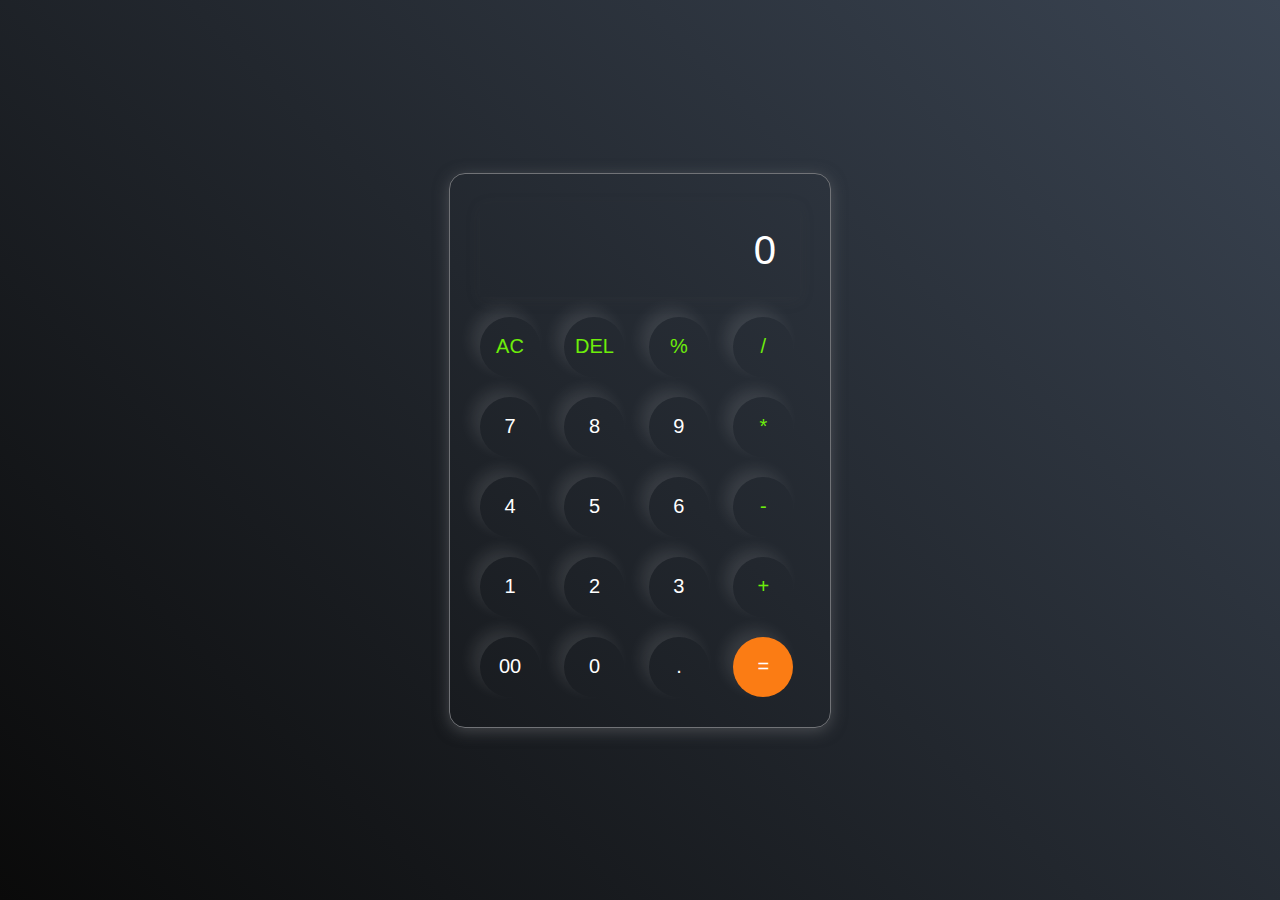
<file: index.html>
<!DOCTYPE html>
<html lang="en">
<head>
    <meta charset="UTF-8">
    <meta name="viewport" content="width=device-width, initial-scale=1.0">
    <title>Calculator</title>
    <link rel="stylesheet" href="style.css">
</head>
<body>
    <div class="calculator">
        <input type ="text" placeholder="0" id="inputBox">
        <div>
            <button class="operator">AC</button>
            <button class="operator">DEL</button>
            <button class="operator">%</button>
            <button class="operator">/</button>
        </div>
        <div>
            <button>7</button>
            <button>8</button>
            <button>9</button>
            <button class="operator">*</button>
        </div>
        <div>
            <button>4</button>
            <button>5</button>
            <button>6</button>
            <button class="operator">-</button>
        </div>
        <div>
            <button>1</button>
            <button>2</button>
            <button>3</button>
            <button class="operator">+</button>
        </div>
        <div>
            <button>00</button>
            <button>0</button>
            <button>.</button>
            <button class="equalBtn">=</div>
        </div>
    </div>

    <script src="script.js"></script>
</body>
</html>
</file>
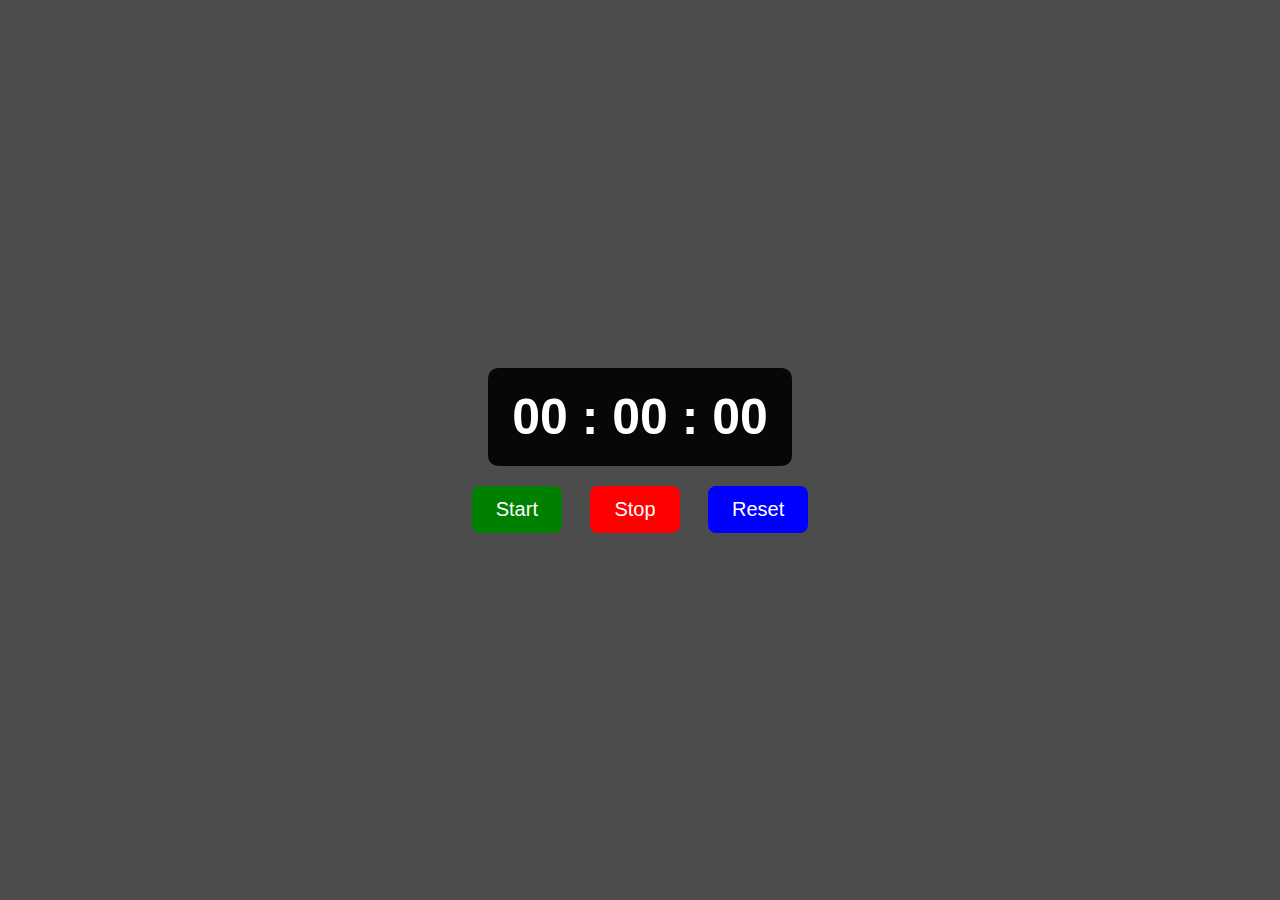
<file: countdown_timer/index.html>
<!DOCTYPE html>
<html lang="en">
<head>
    <meta charset="UTF-8">
    <meta http-equiv="X-UA-Compatible" content="IE=edge">
    <meta name="viewport" content="width=device-width, initial-scale=1.0">
    <link rel="stylesheet" href="style.css">
    <title>Stopwatch</title>
</head>
<body>
    <div class="stopwatch">
        <div class="timerDisplay">00 : 00 : 00</div>
    </div>

    <div class="buttons">

        <button id="startBtn" class="btn" style="--clr:green">Start</button>
        <button id="stopBtn" class="btn" style="--clr:red;">Stop</button>
        <button id="resetBtn" class="btn" style="--clr:blue">Reset</button>
    </div>

    <script src="script.js"></script>
</body>
</html>
</file>
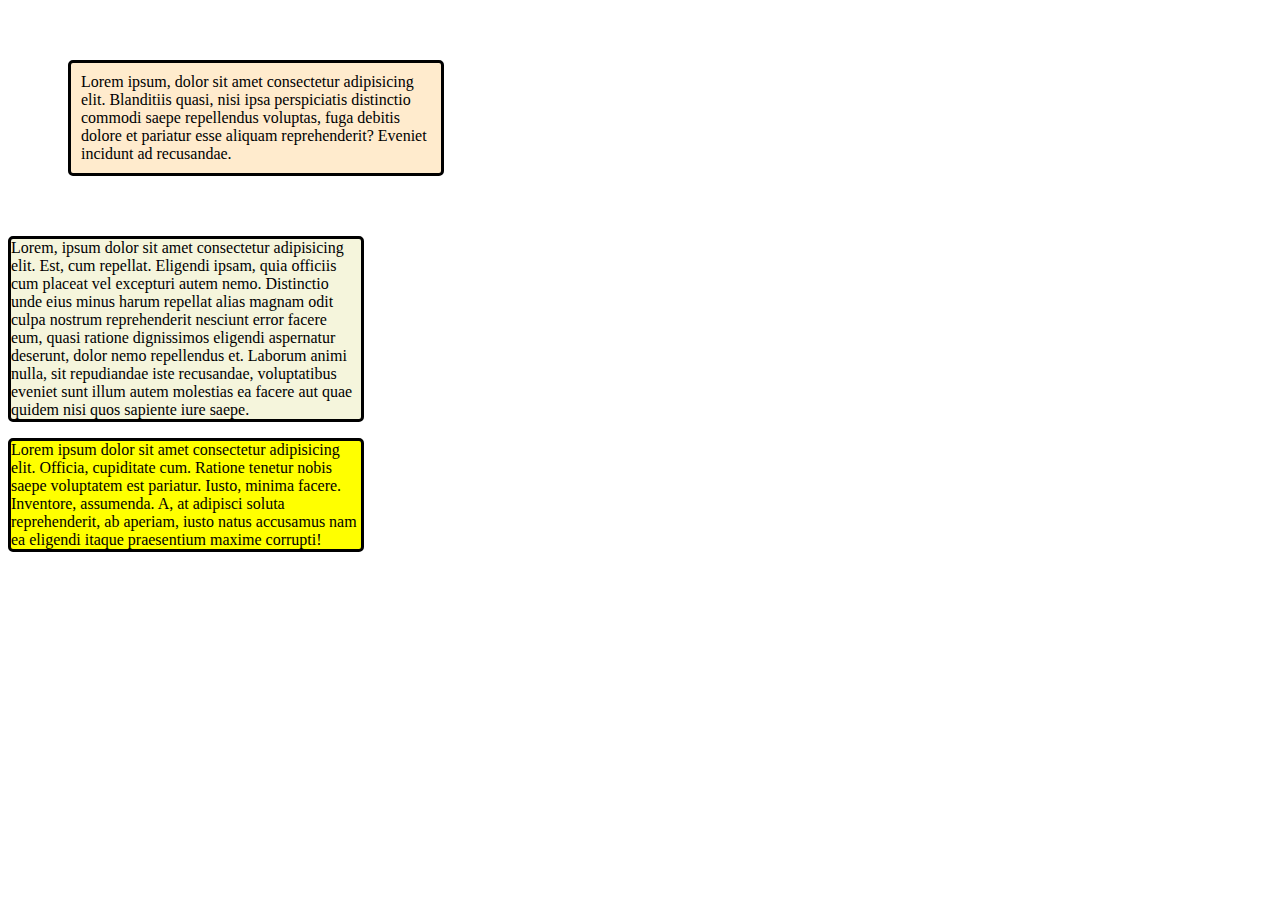
<file: countdown_timer/box_model_css.html>
<!DOCTYPE html>
<html lang="en">
<head>
    <meta charset="UTF-8">
    <meta http-equiv="X-UA-Compatible" content="IE=edge">
    <meta name="viewport" content="width=device-width, initial-scale=1.0">
    <title>Document</title>
    <style>

         /* h1{
             background-color: aquamarine;
             border-style: solid;
            border-width: 2px;
            border-color: brown; 
             border:solid brown 2px; 
            border-radius: 50px; 
           border-top-left-radius: 50px;
            border: solid black 3px;
            border-radius: 5px;
            width:350px;
            height:200px;
        } */ 

        .firstpara{
            background-color: blanchedalmond;
            border: solid black 3px;
            border-radius: 5px;
            width:350px;
            padding: 10px;
            margin: 60px;
        }

        .secondpara{
            background-color:beige;
            border: solid black 3px;
            border-radius: 5px;
            width:350px
        }

        .thirdpara{
            background-color:yellow;
            border: solid black 3px;
            border-radius: 5px;
            width:350px
        }
        span{
            background-color: aquamarine;
            border: solid black 3px;
            border-radius: 5px;
            width:350px;
        }
    </style>
</head>
<body>
    
    <!-- <h1>Hello World</h1> -->

    <!-- <span>Welcome to babbar's web dev course</span> -->

    <p class="firstpara">Lorem ipsum, dolor sit amet consectetur adipisicing elit. Blanditiis quasi, nisi ipsa perspiciatis 
        distinctio commodi saepe repellendus voluptas, fuga debitis dolore et pariatur esse aliquam
         reprehenderit? Eveniet incidunt ad recusandae.
    </p>

    <p class="secondpara">Lorem, ipsum dolor sit amet consectetur adipisicing elit. Est, cum repellat. Eligendi ipsam, 
        quia officiis cum placeat vel excepturi autem nemo. Distinctio unde eius minus harum repellat 
        alias magnam odit culpa nostrum reprehenderit nesciunt error facere eum, quasi ratione 
        dignissimos eligendi aspernatur deserunt, dolor nemo repellendus et. Laborum animi nulla, sit 
        repudiandae iste recusandae, voluptatibus eveniet sunt illum autem molestias ea facere aut quae 
        quidem nisi quos sapiente iure saepe.
    </p>

    <p class ="thirdpara">Lorem ipsum dolor sit amet consectetur adipisicing elit. Officia, cupiditate cum. Ratione tenetur 
        nobis saepe voluptatem est pariatur. Iusto, minima facere. Inventore, assumenda. A, at adipisci 
        soluta reprehenderit, ab aperiam, iusto natus accusamus nam ea eligendi itaque praesentium 
        maxime corrupti!
    </p>
</body>
</html>
</file>
<file: style.css>
*{
    margin : 0;
    padding : 0;
    box-sizing: border-box;
    font-family: 'Poppins',sans-serif;
}

body{
    width:100%;
    height: 100vh;
    display: flex;
    justify-content: center;
    align-items: center;
    background: linear-gradient(45deg ,#0a0a0a , #3a4452);
}

.calculator{
    border : 1px solid #717377;
    padding:20px;
    border-radius:16px ;
    background: transparent;
    box-shadow: 0px 3px 15px rgba(113,115,119,0.5);
}

input{
    width:320px;
    border:none;
    padding: 24px;
    margin: 10px;
    background: transparent;
    box-shadow: 0px 3px 15px rgba(84,84,84,0.1);
    font-size: 40px;
    text-align: right;
    cursor: pointer;
    color:#ffffff;
}

input::placeholder{
    color:#ffffff;

}

button{
    border: none;
    width:60px;
    height: 60px;
    margin: 10px;
    border-radius: 50%;
    background: transparent;
    color:#ffffff;
    font-size: 20px;
    box-shadow: -8px -8px 15px rgba(255,255,255,0.1);
    cursor: pointer;
}
.equalBtn{
    background-color: #fb7c14;
}

.operator{
    color: #6dee0a;
}
</file>
<file: countdown_timer/style.css>
*{
    margin: 0;
    padding: 0;
    box-sizing: border-box;
    font-family: Verdana, Geneva, Tahoma, sans-serif;
}

body{
    background-color: rgba(0, 0, 0, 0.7);
    color: #ffffff;
    display: flex;
    justify-content: center;
    align-items: center;
    min-height: 100vh;
    flex-direction: column;
}

.stopwatch{
    background-color: rgba(0, 0, 0, 0.9);
    padding: 20px 24px;
    border-radius: 10px;
}

.timerDisplay{
    font-size: 50px;
    font-weight: 600;
}

.buttons{
    margin-top: 20px;
}

.btn{
    font-size: 20px;
    background: none;
    border: none;
    color: #fff;
    background-color: var(--clr);
    padding: 12px 24px;
    margin-inline: 12px;
    border-radius: 8px;
    cursor: pointer;
}
</file>
